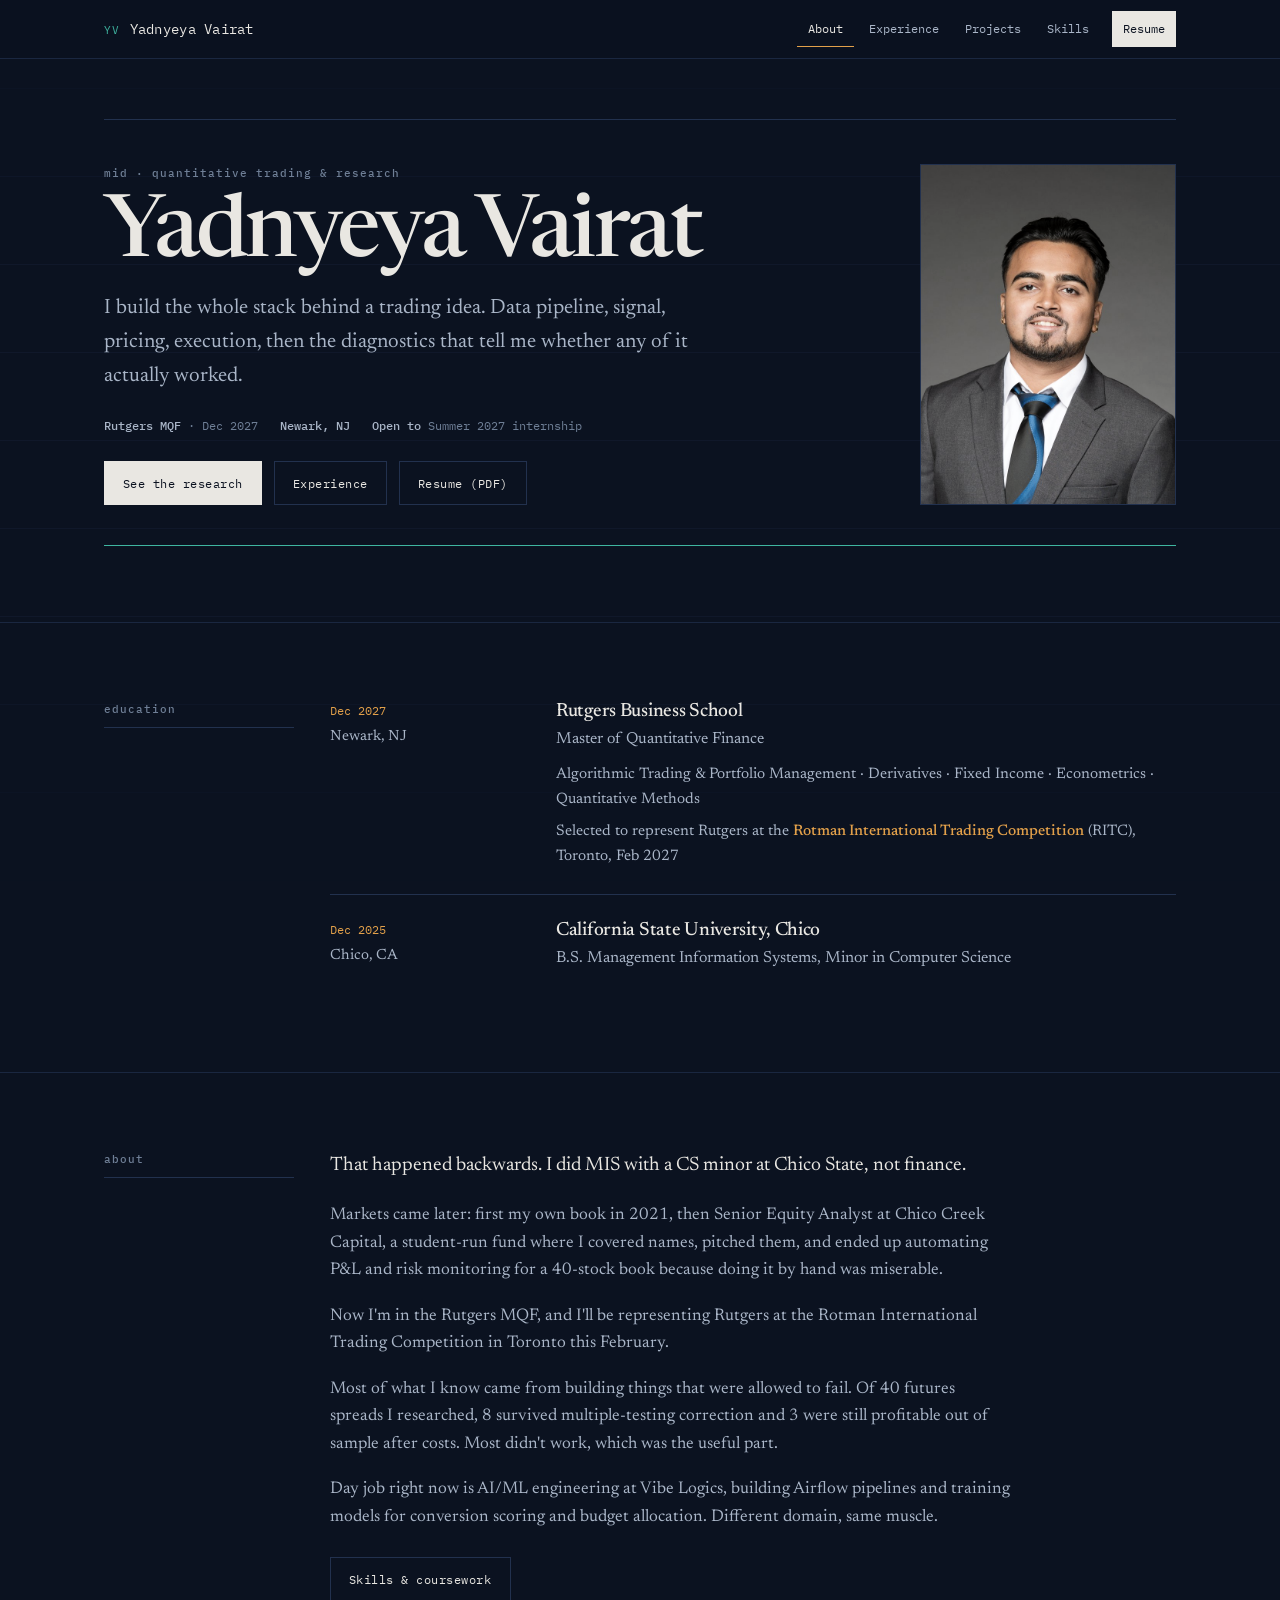
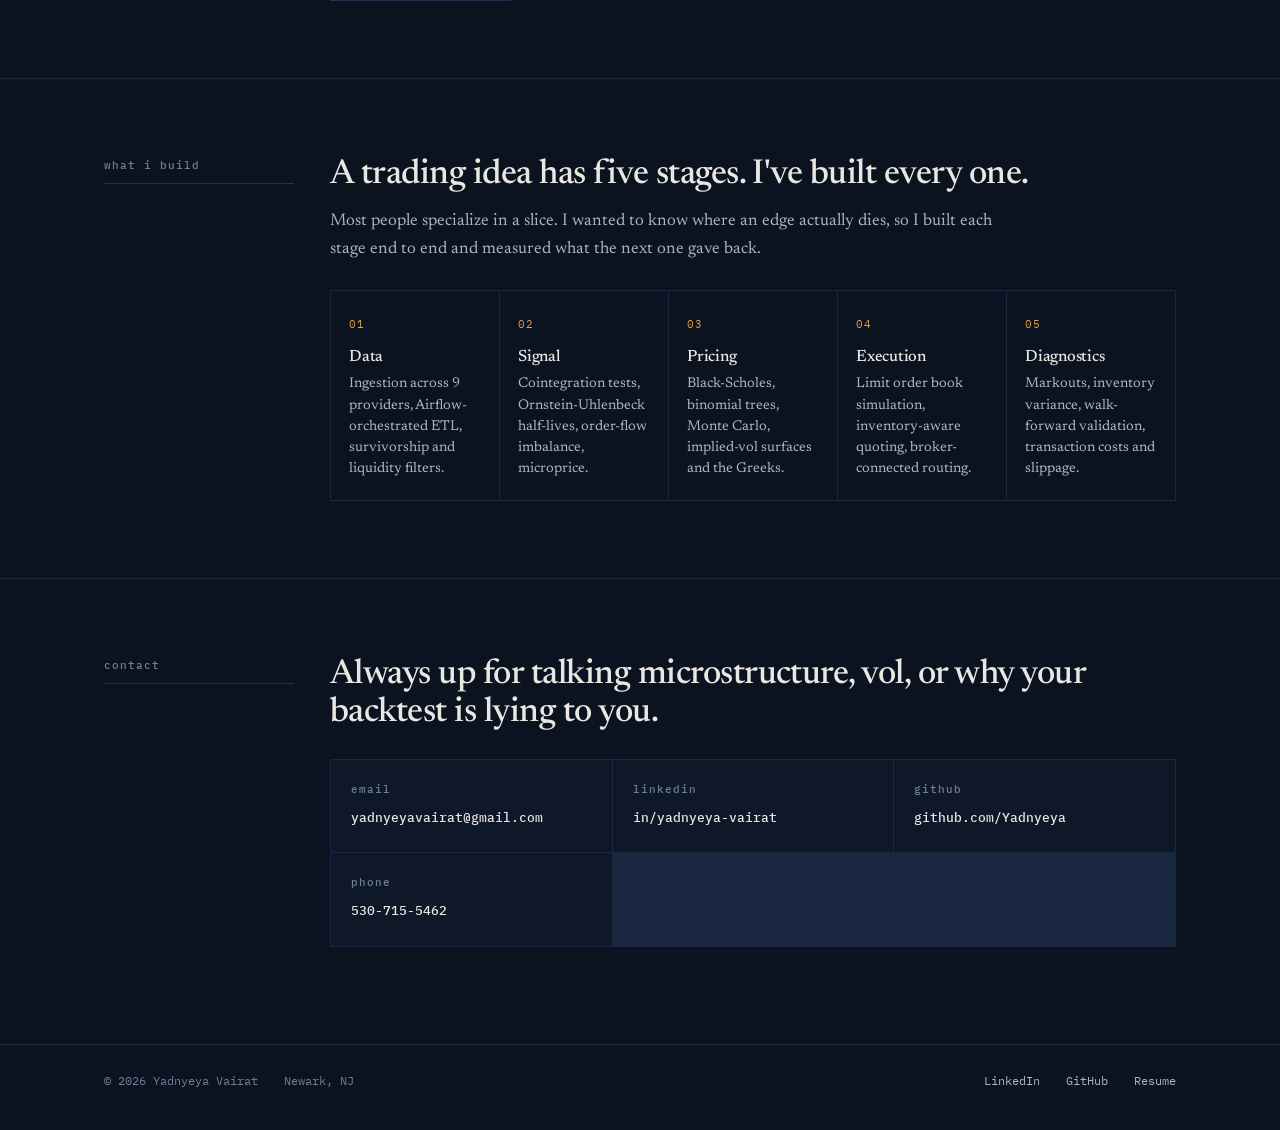
<file: index.html>
<!DOCTYPE html>
<html lang="en">
<head>
<meta charset="UTF-8">
<meta name="viewport" content="width=device-width, initial-scale=1.0">
<meta name="description" content="Yadnyeya Vairat — Rutgers MQF candidate building systematic trading, options pricing, and market-making research. Market microstructure, derivatives, statistical arbitrage.">
<meta name="keywords" content="Quantitative Trader, Quantitative Research, Market Making, Market Microstructure, Options Pricing, Statistical Arbitrage, Python, C++, Rutgers MQF">
<meta name="author" content="Yadnyeya Vairat">
<title>Yadnyeya Vairat — Quantitative Trading &amp; Research</title>
<link rel="preconnect" href="https://fonts.googleapis.com">
<link rel="preconnect" href="https://fonts.gstatic.com" crossorigin>
<link href="https://fonts.googleapis.com/css2?family=IBM+Plex+Mono:wght@400;500&family=Newsreader:opsz,wght@6..72,400;6..72,500;6..72,600&display=swap" rel="stylesheet">
<link rel="stylesheet" href="css/style.css">
</head>
<body>
<a class="skip" href="#main">Skip to main content</a>

<nav class="nav">
  <div class="wrap nav__in">
    <a class="nav__brand" href="index.html"><span class="nav__tick">YV</span> Yadnyeya Vairat</a>
    <button class="nav__burger" type="button" aria-expanded="false" aria-controls="navlinks">menu</button>
    <ul class="nav__links" id="navlinks">
      <li><a href="index.html" aria-current="page">About</a></li>
      <li><a href="experience.html">Experience</a></li>
      <li><a href="projects.html">Projects</a></li>
      <li><a href="skills.html">Skills</a></li>
      <li><a class="nav__cv" href="Resume.pdf" target="_blank" rel="noopener">Resume</a></li>
    </ul>
  </div>
</nav>

<main id="main">

  <!-- Hero: name block with the portrait held on the right rail. -->
  <header class="hero">
    <div class="wrap">
      <div class="ladder">
        <div class="mid">
          <div class="mid__txt">
            <span class="label mid__tag">mid &middot; quantitative trading &amp; research</span>
            <h1>Yadnyeya Vairat</h1>
            <p class="mid__sub">I build the whole stack behind a trading idea. Data pipeline, signal, pricing, execution, then the diagnostics that tell me whether any of it actually worked.</p>
            <div class="mid__meta">
              <span><b>Rutgers MQF</b> &middot; Dec 2027</span>
              <span><b>Newark, NJ</b></span>
              <span><b>Open to</b> Summer 2027 internship</span>
            </div>
            <div class="btn-row">
              <a class="btn btn--solid" href="projects.html">See the research</a>
              <a class="btn" href="experience.html">Experience</a>
              <a class="btn" href="Resume.pdf" target="_blank" rel="noopener">Resume (PDF)</a>
            </div>
          </div>
          <figure class="mid__shot">
            <img src="images/headshot.jpg" width="660" height="880" alt="Yadnyeya Vairat" decoding="async">
          </figure>
        </div>
      </div>
    </div>
  </header>

  <!-- Education -->
  <section class="sec" id="education">
    <div class="wrap">
      <div class="ledger reveal">
        <div class="ledger__rail"><span class="label">education</span></div>
        <div>
          <div class="edu" style="border-top:0;padding-top:0">
            <div><span class="role__when">Dec 2027</span><p class="role__where">Newark, NJ</p></div>
            <div>
              <h3>Rutgers Business School</h3>
              <p class="edu__deg">Master of Quantitative Finance</p>
              <p class="edu__note">Algorithmic Trading &amp; Portfolio Management &middot; Derivatives &middot; Fixed Income &middot; Econometrics &middot; Quantitative Methods</p>
              <p class="edu__note" style="margin-top:8px">Selected to represent Rutgers at the <b>Rotman International Trading Competition</b> (RITC), Toronto, Feb 2027</p>
            </div>
          </div>
          <div class="edu">
            <div><span class="role__when">Dec 2025</span><p class="role__where">Chico, CA</p></div>
            <div>
              <h3>California State University, Chico</h3>
              <p class="edu__deg">B.S. Management Information Systems, Minor in Computer Science</p>
            </div>
          </div>
        </div>
      </div>
    </div>
  </section>

  <!-- About -->
  <section class="sec" id="about">
    <div class="wrap">
      <div class="ledger reveal">
        <div class="ledger__rail"><span class="label">about</span></div>
        <div>
          <p class="lede">That happened backwards. I did MIS with a CS minor at Chico State, not finance.</p>
          <p class="dim">Markets came later: first my own book in 2021, then Senior Equity Analyst at Chico Creek Capital, a student-run fund where I covered names, pitched them, and ended up automating P&amp;L and risk monitoring for a 40-stock book because doing it by hand was miserable.</p>
          <p class="dim">Now I'm in the Rutgers MQF, and I'll be representing Rutgers at the Rotman International Trading Competition in Toronto this February.</p>
          <p class="dim">Most of what I know came from building things that were allowed to fail. Of 40 futures spreads I researched, 8 survived multiple-testing correction and 3 were still profitable out of sample after costs. Most didn't work, which was the useful part.</p>
          <p class="dim">Day job right now is AI/ML engineering at Vibe Logics, building Airflow pipelines and training models for conversion scoring and budget allocation. Different domain, same muscle.</p>
          <div class="btn-row">
            <a class="btn" href="skills.html">Skills &amp; coursework</a>
          </div>
        </div>
      </div>
    </div>
  </section>

  <!-- The stack: this one genuinely is a sequence, so it gets numbered. -->
  <section class="sec" id="stack">
    <div class="wrap">
      <div class="ledger reveal">
        <div class="ledger__rail"><span class="label">what i build</span></div>
        <div>
          <h2>A trading idea has five stages. I've built every one.</h2>
          <p class="dim" style="margin-top:14px">Most people specialize in a slice. I wanted to know where an edge actually dies, so I built each stage end to end and measured what the next one gave back.</p>
          <div class="stack" style="margin-top:26px">
            <div class="stack__step"><span class="stack__n">01</span><h3>Data</h3><p>Ingestion across 9 providers, Airflow-orchestrated ETL, survivorship and liquidity filters.</p></div>
            <div class="stack__step"><span class="stack__n">02</span><h3>Signal</h3><p>Cointegration tests, Ornstein-Uhlenbeck half-lives, order-flow imbalance, microprice.</p></div>
            <div class="stack__step"><span class="stack__n">03</span><h3>Pricing</h3><p>Black-Scholes, binomial trees, Monte Carlo, implied-vol surfaces and the Greeks.</p></div>
            <div class="stack__step"><span class="stack__n">04</span><h3>Execution</h3><p>Limit order book simulation, inventory-aware quoting, broker-connected routing.</p></div>
            <div class="stack__step"><span class="stack__n">05</span><h3>Diagnostics</h3><p>Markouts, inventory variance, walk-forward validation, transaction costs and slippage.</p></div>
          </div>
        </div>
      </div>
    </div>
  </section>

  <!-- Contact -->
  <section class="sec" id="contact">
    <div class="wrap">
      <div class="ledger reveal">
        <div class="ledger__rail"><span class="label">contact</span></div>
        <div>
          <h2>Always up for talking microstructure, vol, or why your backtest is lying to you.</h2>
          <div class="contact" style="margin-top:26px">
            <a href="https://mail.google.com/mail/?view=cm&amp;fs=1&amp;to=yadnyeyavairat@gmail.com" target="_blank" rel="noopener">
              <span class="label">email</span><strong>yadnyeyavairat@gmail.com</strong>
            </a>
            <a href="https://www.linkedin.com/in/yadnyeya-vairat/" target="_blank" rel="noopener">
              <span class="label">linkedin</span><strong>in/yadnyeya-vairat</strong>
            </a>
            <a href="https://github.com/Yadnyeya" target="_blank" rel="noopener">
              <span class="label">github</span><strong>github.com/Yadnyeya</strong>
            </a>
            <a href="tel:530-715-5462">
              <span class="label">phone</span><strong>530-715-5462</strong>
            </a>
          </div>
        </div>
      </div>
    </div>
  </section>

</main>

<footer class="foot">
  <div class="wrap foot__in">
    <span>&copy; 2026 Yadnyeya Vairat</span>
    <span>Newark, NJ</span>
    <span class="sp"><a href="https://www.linkedin.com/in/yadnyeya-vairat/" target="_blank" rel="noopener">LinkedIn</a></span>
    <span><a href="https://github.com/Yadnyeya" target="_blank" rel="noopener">GitHub</a></span>
    <span><a href="Resume.pdf" target="_blank" rel="noopener">Resume</a></span>
  </div>
</footer>

<script src="js/script.js"></script>
</body>
</html>
</file>
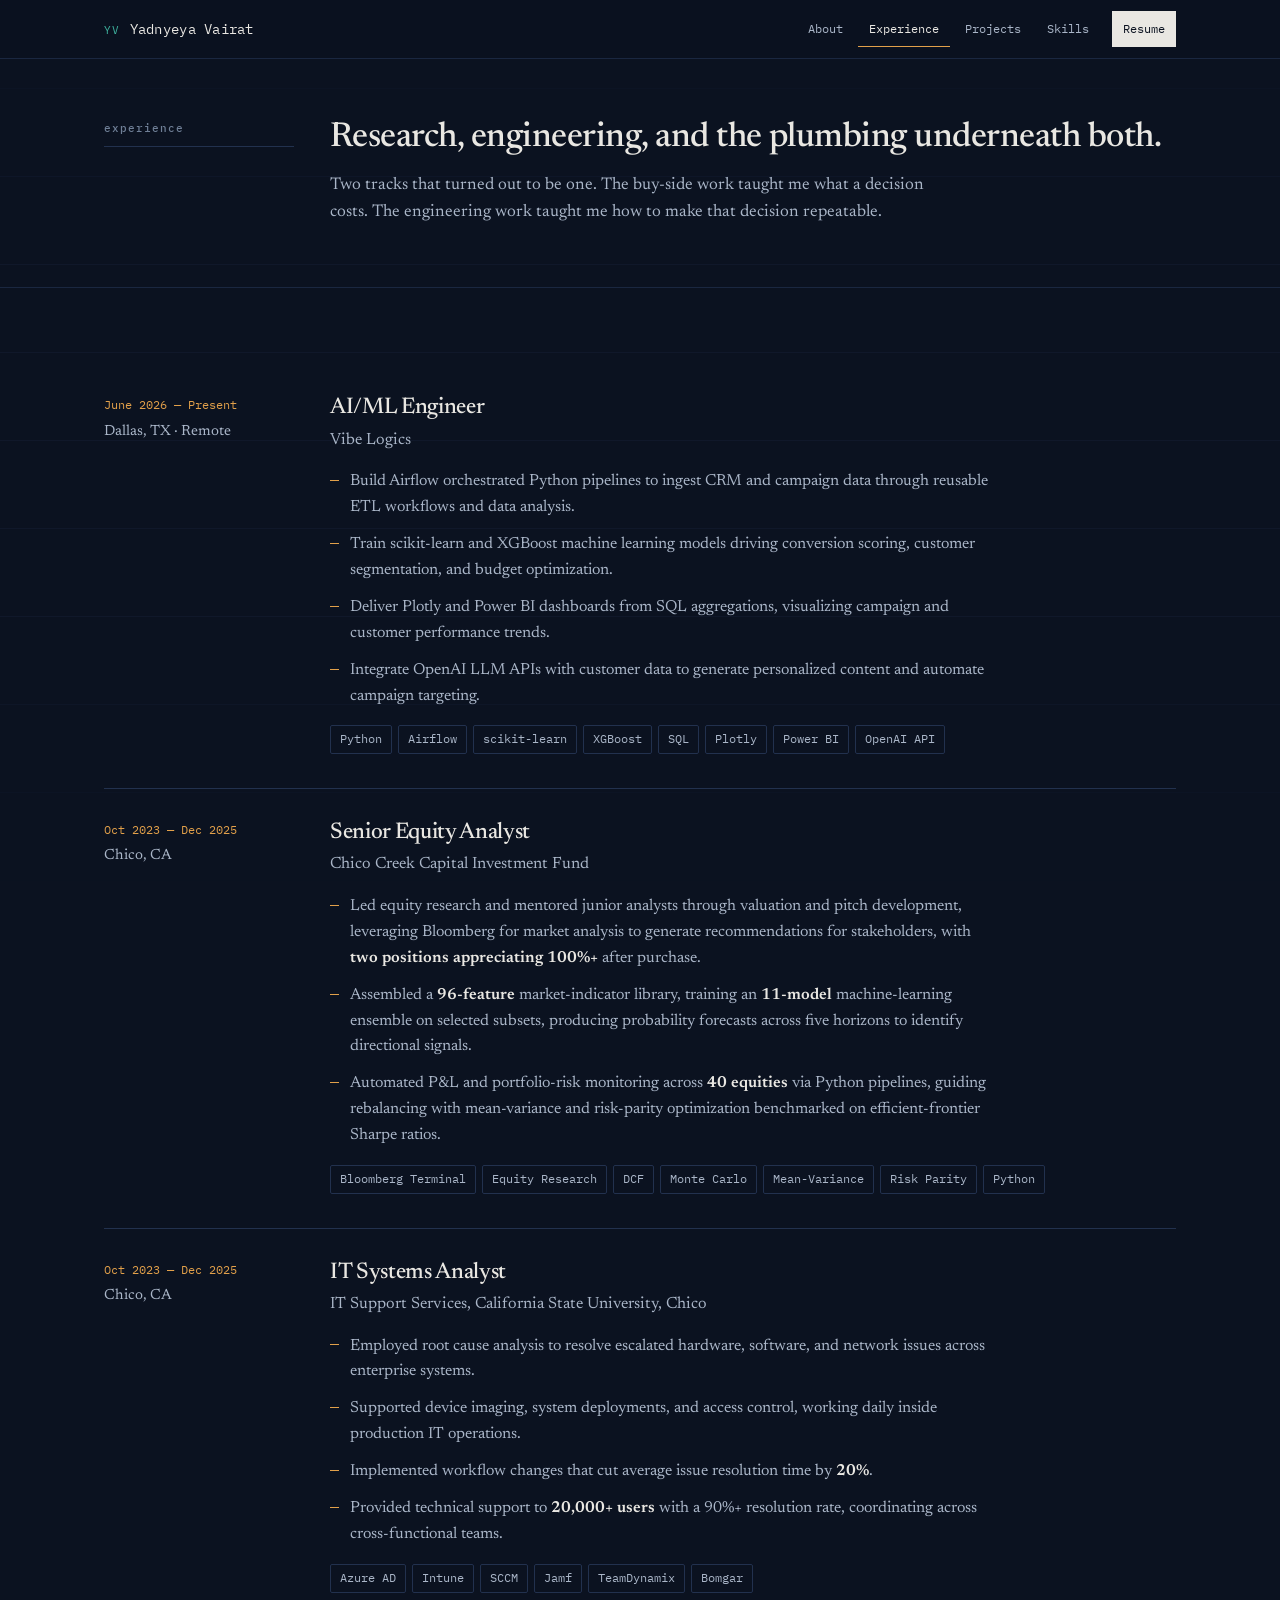
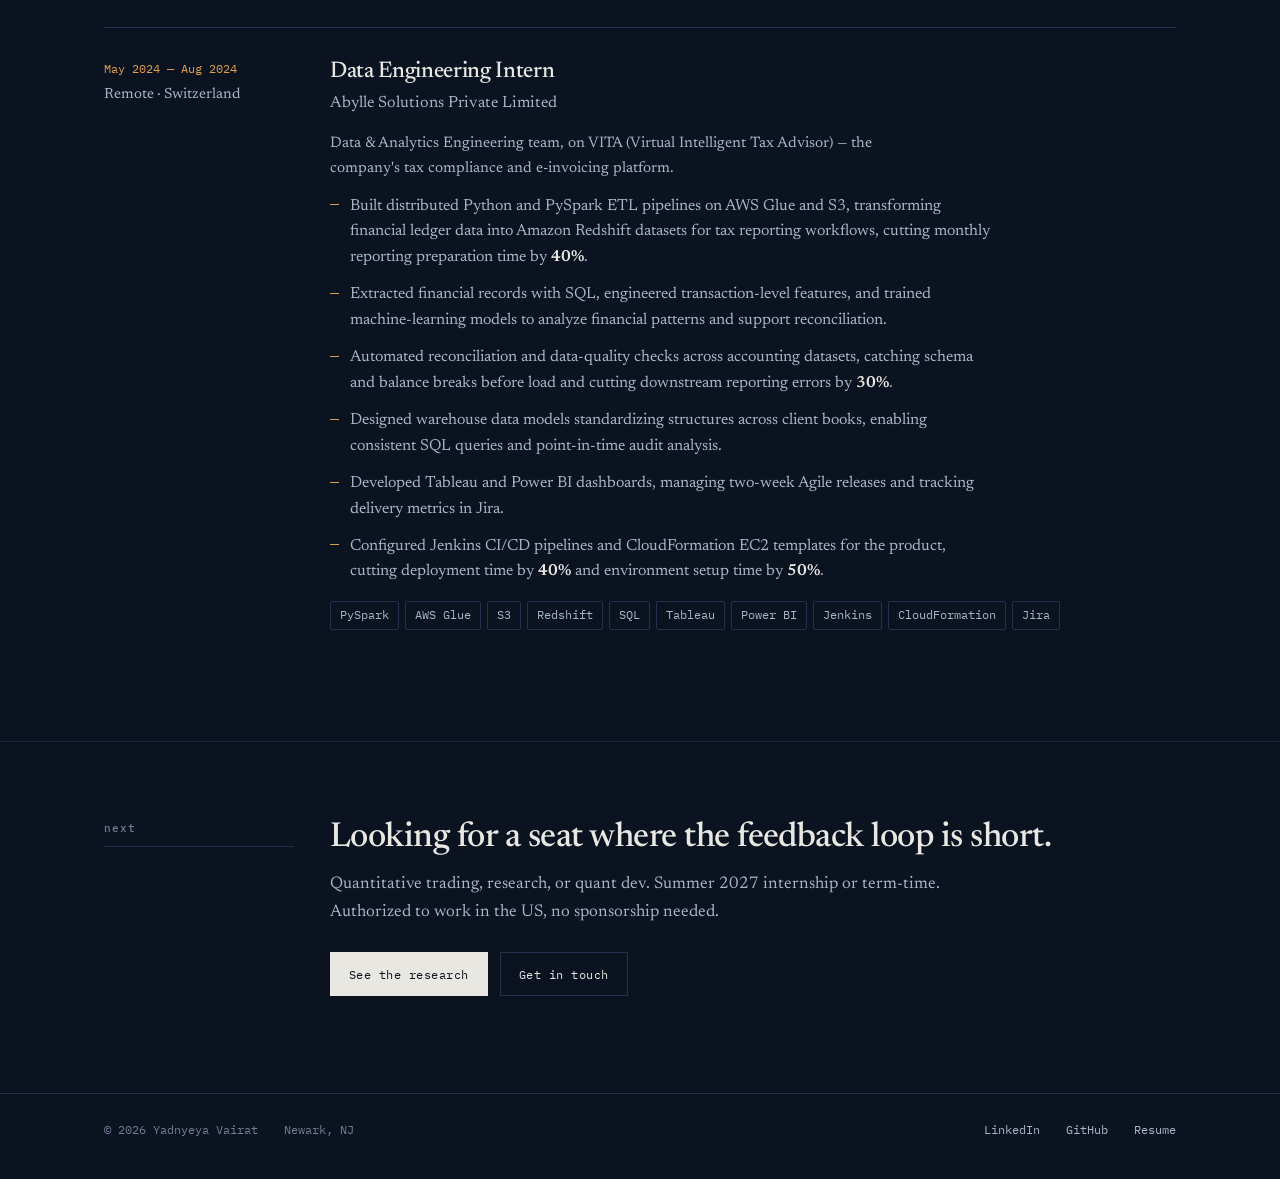
<file: experience.html>
<!DOCTYPE html>
<html lang="en">
<head>
<meta charset="UTF-8">
<meta name="viewport" content="width=device-width, initial-scale=1.0">
<meta name="description" content="Experience — Yadnyeya Vairat. AI/ML engineering at Vibe Logics, senior equity analyst at Chico Creek Capital, data engineering at Abylle Solutions, enterprise IT operations.">
<meta name="author" content="Yadnyeya Vairat">
<title>Experience — Yadnyeya Vairat</title>
<link rel="preconnect" href="https://fonts.googleapis.com">
<link rel="preconnect" href="https://fonts.gstatic.com" crossorigin>
<link href="https://fonts.googleapis.com/css2?family=IBM+Plex+Mono:wght@400;500&family=Newsreader:opsz,wght@6..72,400;6..72,500;6..72,600&display=swap" rel="stylesheet">
<link rel="stylesheet" href="css/style.css">
</head>
<body>
<a class="skip" href="#main">Skip to main content</a>

<nav class="nav">
  <div class="wrap nav__in">
    <a class="nav__brand" href="index.html"><span class="nav__tick">YV</span> Yadnyeya Vairat</a>
    <button class="nav__burger" type="button" aria-expanded="false" aria-controls="navlinks">menu</button>
    <ul class="nav__links" id="navlinks">
      <li><a href="index.html">About</a></li>
      <li><a href="experience.html" aria-current="page">Experience</a></li>
      <li><a href="projects.html">Projects</a></li>
      <li><a href="skills.html">Skills</a></li>
      <li><a class="nav__cv" href="Resume.pdf" target="_blank" rel="noopener">Resume</a></li>
    </ul>
  </div>
</nav>

<main id="main">

  <section class="sec sec--tight" style="border-top:0">
    <div class="wrap">
      <div class="ledger">
        <div class="ledger__rail"><span class="label">experience</span></div>
        <div>
          <h2>Research, engineering, and the plumbing underneath both.</h2>
          <p class="dim" style="margin-top:14px;max-width:62ch">Two tracks that turned out to be one. The buy-side work taught me what a decision costs. The engineering work taught me how to make that decision repeatable.</p>
        </div>
      </div>
    </div>
  </section>

  <section class="sec">
    <div class="wrap">

      <article class="role reveal">
        <div>
          <span class="role__when">June 2026 &mdash; Present</span>
          <p class="role__where">Dallas, TX &middot; Remote</p>
        </div>
        <div>
          <h3>AI/ML Engineer</h3>
          <p class="role__org">Vibe Logics</p>
          <ul class="bul">
            <li>Build Airflow orchestrated Python pipelines to ingest CRM and campaign data through reusable ETL workflows and data analysis.</li>
            <li>Train scikit-learn and XGBoost machine learning models driving conversion scoring, customer segmentation, and budget optimization.</li>
            <li>Deliver Plotly and Power BI dashboards from SQL aggregations, visualizing campaign and customer performance trends.</li>
            <li>Integrate OpenAI LLM APIs with customer data to generate personalized content and automate campaign targeting.</li>
          </ul>
          <ul class="tags">
            <li>Python</li><li>Airflow</li><li>scikit-learn</li><li>XGBoost</li><li>SQL</li><li>Plotly</li><li>Power BI</li><li>OpenAI API</li>
          </ul>
        </div>
      </article>

      <article class="role reveal">
        <div>
          <span class="role__when">Oct 2023 &mdash; Dec 2025</span>
          <p class="role__where">Chico, CA</p>
        </div>
        <div>
          <h3>Senior Equity Analyst</h3>
          <p class="role__org">Chico Creek Capital Investment Fund</p>
          <ul class="bul">
            <li>Led equity research and mentored junior analysts through valuation and pitch development, leveraging Bloomberg for market analysis to generate recommendations for stakeholders, with <strong>two positions appreciating 100%+</strong> after purchase.</li>
            <li>Assembled a <strong>96-feature</strong> market-indicator library, training an <strong>11-model</strong> machine-learning ensemble on selected subsets, producing probability forecasts across five horizons to identify directional signals.</li>
            <li>Automated P&amp;L and portfolio-risk monitoring across <strong>40 equities</strong> via Python pipelines, guiding rebalancing with mean-variance and risk-parity optimization benchmarked on efficient-frontier Sharpe ratios.</li>
          </ul>
          <ul class="tags">
            <li>Bloomberg Terminal</li><li>Equity Research</li><li>DCF</li><li>Monte Carlo</li><li>Mean-Variance</li><li>Risk Parity</li><li>Python</li>
          </ul>
        </div>
      </article>

      <article class="role reveal">
        <div>
          <span class="role__when">Oct 2023 &mdash; Dec 2025</span>
          <p class="role__where">Chico, CA</p>
        </div>
        <div>
          <h3>IT Systems Analyst</h3>
          <p class="role__org">IT Support Services, California State University, Chico</p>
          <ul class="bul">
            <li>Employed root cause analysis to resolve escalated hardware, software, and network issues across enterprise systems.</li>
            <li>Supported device imaging, system deployments, and access control, working daily inside production IT operations.</li>
            <li>Implemented workflow changes that cut average issue resolution time by <strong>20%</strong>.</li>
            <li>Provided technical support to <strong>20,000+ users</strong> with a 90%+ resolution rate, coordinating across cross-functional teams.</li>
          </ul>
          <ul class="tags">
            <li>Azure AD</li><li>Intune</li><li>SCCM</li><li>Jamf</li><li>TeamDynamix</li><li>Bomgar</li>
          </ul>
        </div>
      </article>

      <article class="role reveal">
        <div>
          <span class="role__when">May 2024 &mdash; Aug 2024</span>
          <p class="role__where">Remote &middot; Switzerland</p>
        </div>
        <div>
          <h3>Data Engineering Intern</h3>
          <p class="role__org">Abylle Solutions Private Limited</p>
          <p class="edu__note" style="margin-bottom:12px">Data &amp; Analytics Engineering team, on VITA (Virtual Intelligent Tax Advisor) &mdash; the company's tax compliance and e-invoicing platform.</p>
          <ul class="bul">
            <li>Built distributed Python and PySpark ETL pipelines on AWS Glue and S3, transforming financial ledger data into Amazon Redshift datasets for tax reporting workflows, cutting monthly reporting preparation time by <strong>40%</strong>.</li>
            <li>Extracted financial records with SQL, engineered transaction-level features, and trained machine-learning models to analyze financial patterns and support reconciliation.</li>
            <li>Automated reconciliation and data-quality checks across accounting datasets, catching schema and balance breaks before load and cutting downstream reporting errors by <strong>30%</strong>.</li>
            <li>Designed warehouse data models standardizing structures across client books, enabling consistent SQL queries and point-in-time audit analysis.</li>
            <li>Developed Tableau and Power BI dashboards, managing two-week Agile releases and tracking delivery metrics in Jira.</li>
            <li>Configured Jenkins CI/CD pipelines and CloudFormation EC2 templates for the product, cutting deployment time by <strong>40%</strong> and environment setup time by <strong>50%</strong>.</li>
          </ul>
          <ul class="tags">
            <li>PySpark</li><li>AWS Glue</li><li>S3</li><li>Redshift</li><li>SQL</li><li>Tableau</li><li>Power BI</li><li>Jenkins</li><li>CloudFormation</li><li>Jira</li>
          </ul>
        </div>
      </article>

    </div>
  </section>

  <section class="sec">
    <div class="wrap">
      <div class="ledger reveal">
        <div class="ledger__rail"><span class="label">next</span></div>
        <div>
          <h2>Looking for a seat where the feedback loop is short.</h2>
          <p class="dim" style="margin-top:14px">Quantitative trading, research, or quant dev. Summer 2027 internship or term-time. Authorized to work in the US, no sponsorship needed.</p>
          <div class="btn-row">
            <a class="btn btn--solid" href="projects.html">See the research</a>
            <a class="btn" href="index.html#contact">Get in touch</a>
          </div>
        </div>
      </div>
    </div>
  </section>

</main>

<footer class="foot">
  <div class="wrap foot__in">
    <span>&copy; 2026 Yadnyeya Vairat</span>
    <span>Newark, NJ</span>
    <span class="sp"><a href="https://www.linkedin.com/in/yadnyeya-vairat/" target="_blank" rel="noopener">LinkedIn</a></span>
    <span><a href="https://github.com/Yadnyeya" target="_blank" rel="noopener">GitHub</a></span>
    <span><a href="Resume.pdf" target="_blank" rel="noopener">Resume</a></span>
  </div>
</footer>

<script src="js/script.js"></script>
</body>
</html>
</file>
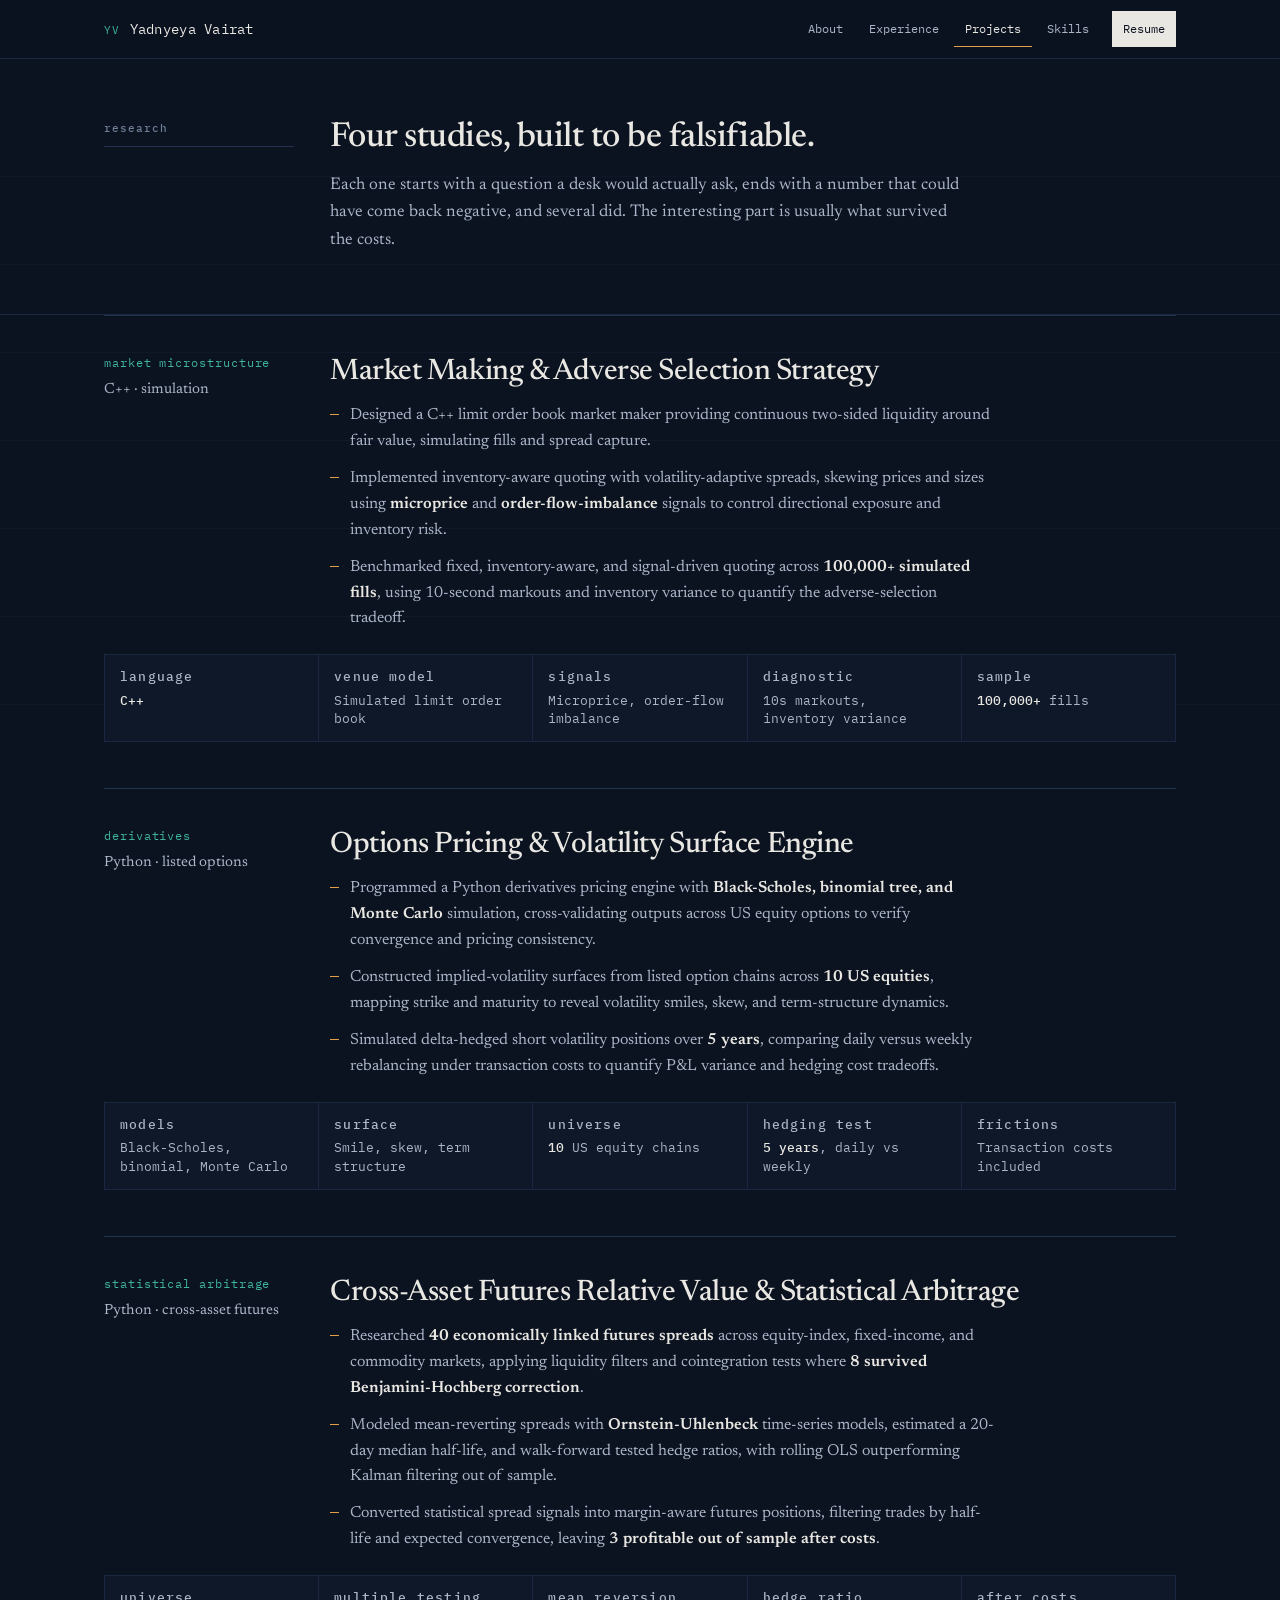
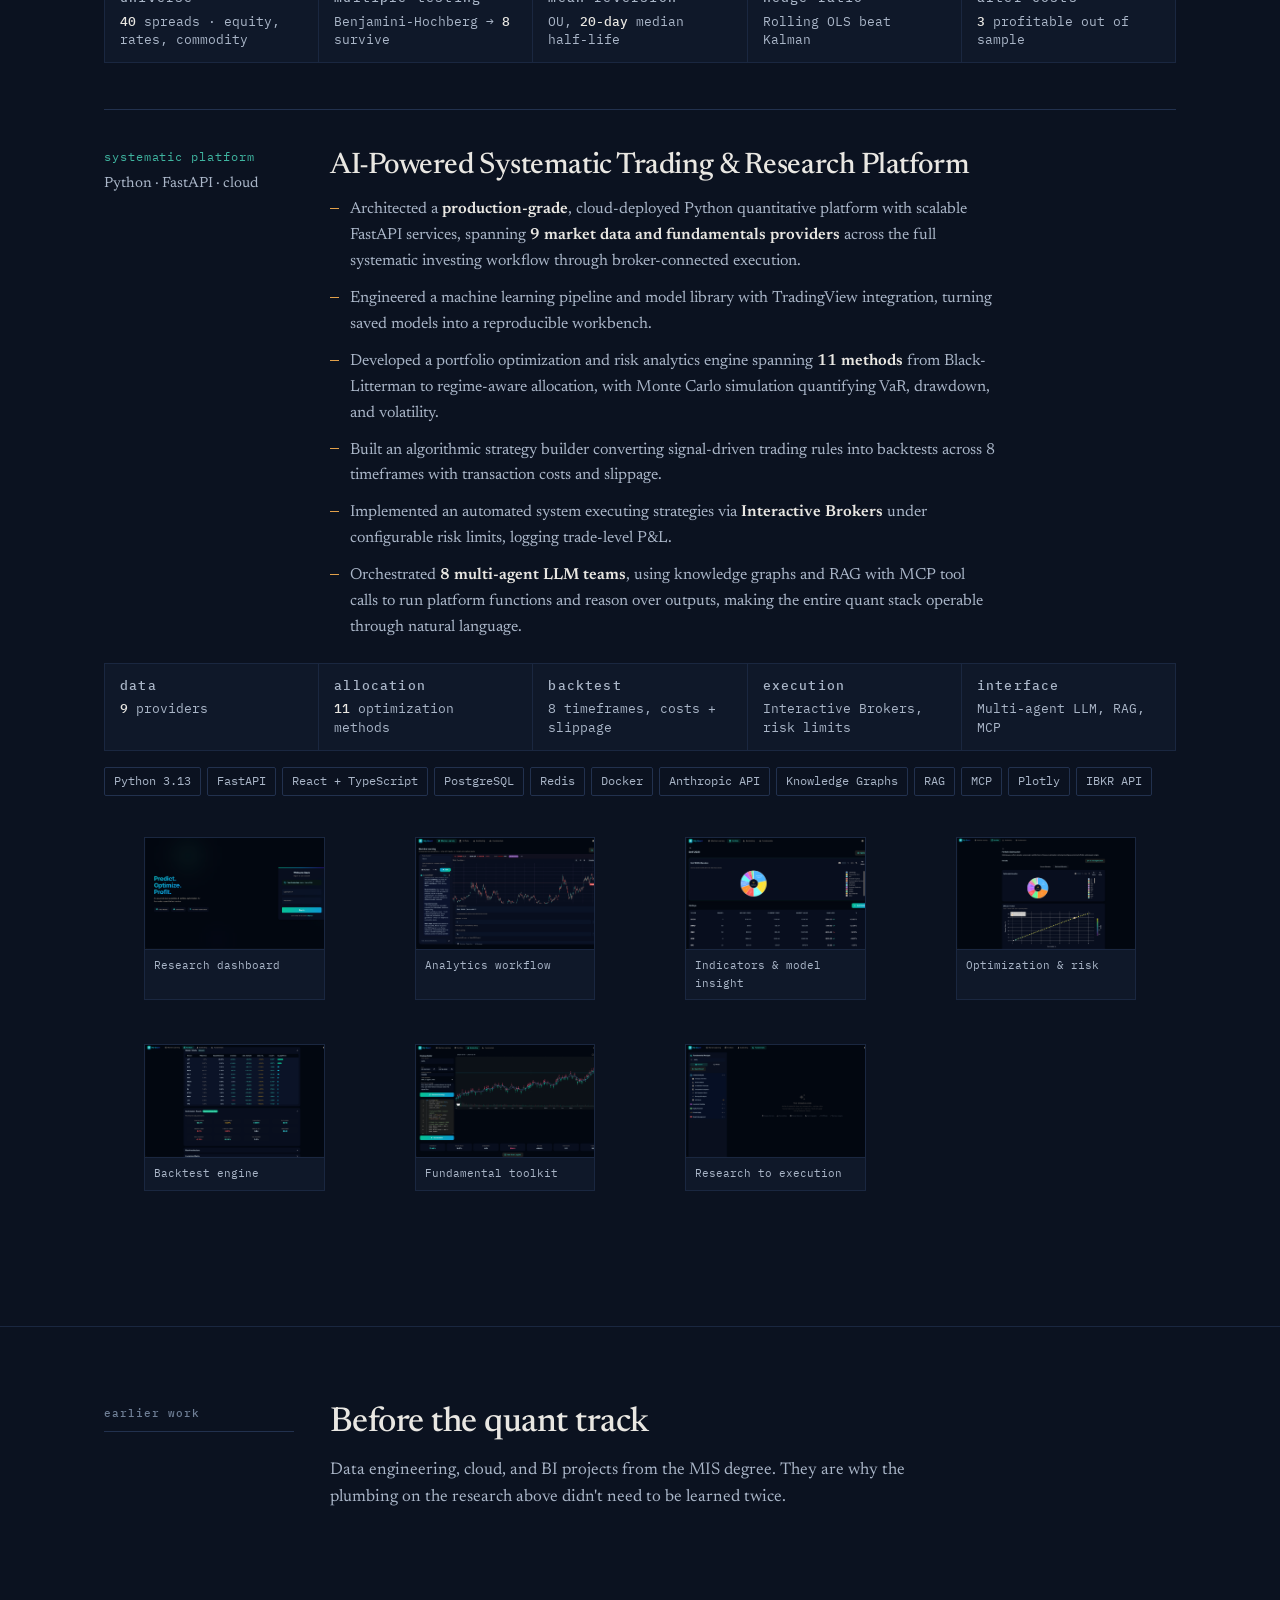
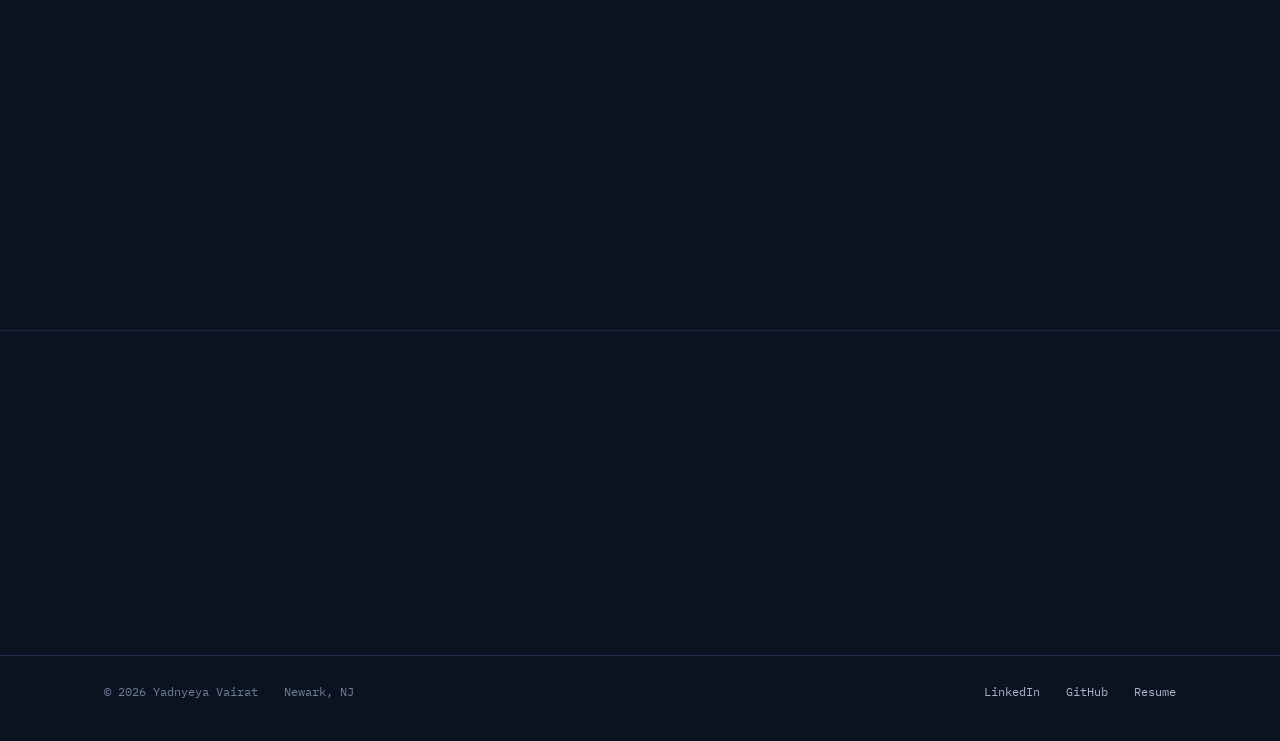
<file: projects.html>
<!DOCTYPE html>
<html lang="en">
<head>
<meta charset="UTF-8">
<meta name="viewport" content="width=device-width, initial-scale=1.0">
<meta name="description" content="Quantitative research projects by Yadnyeya Vairat: C++ market making and adverse selection, options pricing and volatility surfaces, cross-asset futures statistical arbitrage, and an AI-operated systematic trading platform.">
<meta name="keywords" content="market making, adverse selection, limit order book, options pricing, volatility surface, statistical arbitrage, cointegration, Ornstein-Uhlenbeck, backtesting, C++, Python">
<meta name="author" content="Yadnyeya Vairat">
<title>Research &amp; Projects — Yadnyeya Vairat</title>
<link rel="preconnect" href="https://fonts.googleapis.com">
<link rel="preconnect" href="https://fonts.gstatic.com" crossorigin>
<link href="https://fonts.googleapis.com/css2?family=IBM+Plex+Mono:wght@400;500&family=Newsreader:opsz,wght@6..72,400;6..72,500;6..72,600&display=swap" rel="stylesheet">
<link rel="stylesheet" href="css/style.css">
</head>
<body>
<a class="skip" href="#main">Skip to main content</a>

<nav class="nav">
  <div class="wrap nav__in">
    <a class="nav__brand" href="index.html"><span class="nav__tick">YV</span> Yadnyeya Vairat</a>
    <button class="nav__burger" type="button" aria-expanded="false" aria-controls="navlinks">menu</button>
    <ul class="nav__links" id="navlinks">
      <li><a href="index.html">About</a></li>
      <li><a href="experience.html">Experience</a></li>
      <li><a href="projects.html" aria-current="page">Projects</a></li>
      <li><a href="skills.html">Skills</a></li>
      <li><a class="nav__cv" href="Resume.pdf" target="_blank" rel="noopener">Resume</a></li>
    </ul>
  </div>
</nav>

<main id="main">

  <section class="sec sec--tight" style="border-top:0">
    <div class="wrap">
      <div class="ledger">
        <div class="ledger__rail"><span class="label">research</span></div>
        <div>
          <h2>Four studies, built to be falsifiable.</h2>
          <p class="dim" style="margin-top:14px;max-width:64ch">Each one starts with a question a desk would actually ask, ends with a number that could have come back negative, and several did. The interesting part is usually what survived the costs.</p>
        </div>
      </div>
    </div>
  </section>

  <section class="sec" style="padding-top:0">
    <div class="wrap">

      <!-- 1 -->
      <article class="proj reveal" id="market-making">
        <div class="proj__top">
          <div>
            <span class="proj__kind">market microstructure</span>
            <p class="role__where">C++ &middot; simulation</p>
          </div>
          <div>
            <h3>Market Making &amp; Adverse Selection Strategy</h3>
            <ul class="bul">
              <li>Designed a C++ limit order book market maker providing continuous two-sided liquidity around fair value, simulating fills and spread capture.</li>
              <li>Implemented inventory-aware quoting with volatility-adaptive spreads, skewing prices and sizes using <strong>microprice</strong> and <strong>order-flow-imbalance</strong> signals to control directional exposure and inventory risk.</li>
              <li>Benchmarked fixed, inventory-aware, and signal-driven quoting across <strong>100,000+ simulated fills</strong>, using 10-second markouts and inventory variance to quantify the adverse-selection tradeoff.</li>
            </ul>
          </div>
        </div>
        <div class="proj__spec">
          <div class="spec"><span class="label">language</span><span><b>C++</b></span></div>
          <div class="spec"><span class="label">venue model</span><span>Simulated limit order book</span></div>
          <div class="spec"><span class="label">signals</span><span>Microprice, order-flow imbalance</span></div>
          <div class="spec"><span class="label">diagnostic</span><span>10s markouts, inventory variance</span></div>
          <div class="spec"><span class="label">sample</span><span><b>100,000+</b> fills</span></div>
        </div>
      </article>

      <!-- 2 -->
      <article class="proj reveal" id="options">
        <div class="proj__top">
          <div>
            <span class="proj__kind">derivatives</span>
            <p class="role__where">Python &middot; listed options</p>
          </div>
          <div>
            <h3>Options Pricing &amp; Volatility Surface Engine</h3>
            <ul class="bul">
              <li>Programmed a Python derivatives pricing engine with <strong>Black-Scholes, binomial tree, and Monte Carlo</strong> simulation, cross-validating outputs across US equity options to verify convergence and pricing consistency.</li>
              <li>Constructed implied-volatility surfaces from listed option chains across <strong>10 US equities</strong>, mapping strike and maturity to reveal volatility smiles, skew, and term-structure dynamics.</li>
              <li>Simulated delta-hedged short volatility positions over <strong>5 years</strong>, comparing daily versus weekly rebalancing under transaction costs to quantify P&amp;L variance and hedging cost tradeoffs.</li>
            </ul>
          </div>
        </div>
        <div class="proj__spec">
          <div class="spec"><span class="label">models</span><span>Black-Scholes, binomial, Monte Carlo</span></div>
          <div class="spec"><span class="label">surface</span><span>Smile, skew, term structure</span></div>
          <div class="spec"><span class="label">universe</span><span><b>10</b> US equity chains</span></div>
          <div class="spec"><span class="label">hedging test</span><span><b>5 years</b>, daily vs weekly</span></div>
          <div class="spec"><span class="label">frictions</span><span>Transaction costs included</span></div>
        </div>
      </article>

      <!-- 3 -->
      <article class="proj reveal" id="futures">
        <div class="proj__top">
          <div>
            <span class="proj__kind">statistical arbitrage</span>
            <p class="role__where">Python &middot; cross-asset futures</p>
          </div>
          <div>
            <h3>Cross-Asset Futures Relative Value &amp; Statistical Arbitrage</h3>
            <ul class="bul">
              <li>Researched <strong>40 economically linked futures spreads</strong> across equity-index, fixed-income, and commodity markets, applying liquidity filters and cointegration tests where <strong>8 survived Benjamini-Hochberg correction</strong>.</li>
              <li>Modeled mean-reverting spreads with <strong>Ornstein-Uhlenbeck</strong> time-series models, estimated a 20-day median half-life, and walk-forward tested hedge ratios, with rolling OLS outperforming Kalman filtering out of sample.</li>
              <li>Converted statistical spread signals into margin-aware futures positions, filtering trades by half-life and expected convergence, leaving <strong>3 profitable out of sample after costs</strong>.</li>
            </ul>
          </div>
        </div>
        <div class="proj__spec">
          <div class="spec"><span class="label">universe</span><span><b>40</b> spreads &middot; equity, rates, commodity</span></div>
          <div class="spec"><span class="label">multiple testing</span><span>Benjamini-Hochberg &rarr; <b>8</b> survive</span></div>
          <div class="spec"><span class="label">mean reversion</span><span>OU, <b>20-day</b> median half-life</span></div>
          <div class="spec"><span class="label">hedge ratio</span><span>Rolling OLS beat Kalman</span></div>
          <div class="spec"><span class="label">after costs</span><span><b>3</b> profitable out of sample</span></div>
        </div>
      </article>

      <!-- 4 -->
      <article class="proj reveal" id="platform">
        <div class="proj__top">
          <div>
            <span class="proj__kind">systematic platform</span>
            <p class="role__where">Python &middot; FastAPI &middot; cloud</p>
          </div>
          <div>
            <h3>AI-Powered Systematic Trading &amp; Research Platform</h3>
            <ul class="bul">
              <li>Architected a <strong>production-grade</strong>, cloud-deployed Python quantitative platform with scalable FastAPI services, spanning <strong>9 market data and fundamentals providers</strong> across the full systematic investing workflow through broker-connected execution.</li>
              <li>Engineered a machine learning pipeline and model library with TradingView integration, turning saved models into a reproducible workbench.</li>
              <li>Developed a portfolio optimization and risk analytics engine spanning <strong>11 methods</strong> from Black-Litterman to regime-aware allocation, with Monte Carlo simulation quantifying VaR, drawdown, and volatility.</li>
              <li>Built an algorithmic strategy builder converting signal-driven trading rules into backtests across 8 timeframes with transaction costs and slippage.</li>
              <li>Implemented an automated system executing strategies via <strong>Interactive Brokers</strong> under configurable risk limits, logging trade-level P&amp;L.</li>
              <li>Orchestrated <strong>8 multi-agent LLM teams</strong>, using knowledge graphs and RAG with MCP tool calls to run platform functions and reason over outputs, making the entire quant stack operable through natural language.</li>
            </ul>
          </div>
        </div>
        <div class="proj__spec">
          <div class="spec"><span class="label">data</span><span><b>9</b> providers</span></div>
          <div class="spec"><span class="label">allocation</span><span><b>11</b> optimization methods</span></div>
          <div class="spec"><span class="label">backtest</span><span>8 timeframes, costs + slippage</span></div>
          <div class="spec"><span class="label">execution</span><span>Interactive Brokers, risk limits</span></div>
          <div class="spec"><span class="label">interface</span><span>Multi-agent LLM, RAG, MCP</span></div>
        </div>
        <ul class="tags">
          <li>Python 3.13</li><li>FastAPI</li><li>React + TypeScript</li><li>PostgreSQL</li><li>Redis</li><li>Docker</li><li>Anthropic API</li><li>Knowledge Graphs</li><li>RAG</li><li>MCP</li><li>Plotly</li><li>IBKR API</li>
        </ul>

        <div class="shots">
          <figure class="shot"><img src="images/My Quant 1.png" alt="Platform research dashboard" loading="lazy"><figcaption>Research dashboard</figcaption></figure>
          <figure class="shot"><img src="images/My Quant 2.png" alt="Analytics and prediction workflow" loading="lazy"><figcaption>Analytics workflow</figcaption></figure>
          <figure class="shot"><img src="images/My Quant 3.png" alt="Technical indicators and model insight views" loading="lazy"><figcaption>Indicators &amp; model insight</figcaption></figure>
          <figure class="shot"><img src="images/My Quant 4.png" alt="Portfolio optimization and risk analytics" loading="lazy"><figcaption>Optimization &amp; risk</figcaption></figure>
          <figure class="shot"><img src="images/My Quant 5.png" alt="Backtesting engine and strategy reporting" loading="lazy"><figcaption>Backtest engine</figcaption></figure>
          <figure class="shot"><img src="images/My Quant 6.png" alt="Fundamental analysis toolkit" loading="lazy"><figcaption>Fundamental toolkit</figcaption></figure>
          <figure class="shot"><img src="images/My Quant 7.png" alt="End-to-end research and execution dashboard" loading="lazy"><figcaption>Research to execution</figcaption></figure>
        </div>
      </article>

    </div>
  </section>

  <!-- Earlier work -->
  <section class="sec" id="earlier">
    <div class="wrap">
      <div class="ledger">
        <div class="ledger__rail"><span class="label">earlier work</span></div>
        <div>
          <h2>Before the quant track</h2>
          <p class="dim" style="margin-top:14px;max-width:62ch">Data engineering, cloud, and BI projects from the MIS degree. They are why the plumbing on the research above didn't need to be learned twice.</p>
        </div>
      </div>

      <div style="margin-top:34px">

        <article class="mini reveal">
          <div>
            <span class="proj__kind">ml platform</span>
            <p class="role__where">AWS serverless</p>
          </div>
          <div>
            <h4>FolioLab &mdash; Stock Prediction Platform</h4>
            <p>Cloud-native ML platform benchmarking classification models for price direction across 23+ technical indicators, with time-series validation, a React and D3.js dashboard, backtesting with transaction-cost modeling, and Interactive Brokers paper-trading integration. Deployed on AWS Lambda, API Gateway, DynamoDB, S3, and CloudFront.</p>
            <div class="shots" style="margin-top:16px">
              <figure class="shot"><img src="images/FolioLab.png" alt="FolioLab AWS serverless architecture" loading="lazy"><figcaption>Cloud architecture</figcaption></figure>
              <figure class="shot"><img src="images/Python System Architecture.png" alt="ML pipeline architecture" loading="lazy"><figcaption>ML pipeline</figcaption></figure>
              <figure class="shot"><img src="images/Portfolio 1.png" alt="Portfolio analytics dashboard" loading="lazy"><figcaption>Portfolio analytics</figcaption></figure>
              <figure class="shot"><img src="images/Portfolio 2.png" alt="Trading interface" loading="lazy"><figcaption>Trading interface</figcaption></figure>
              <figure class="shot"><img src="images/Horizon Chart.png" alt="Horizon chart of time series patterns" loading="lazy"><figcaption>Horizon chart</figcaption></figure>
            </div>
          </div>
        </article>

        <article class="mini reveal">
          <div>
            <span class="proj__kind">housing analytics</span>
            <p class="role__where">Python &middot; Tableau</p>
          </div>
          <div>
            <h4>SmartMove &mdash; County-Level Housing vs Cost of Living</h4>
            <p>Joined Zillow home values with Economic Policy Institute cost-of-living data across <strong>3,000+ U.S. counties</strong>, engineered ROI-to-cost-burden metrics and 10-year appreciation ratios, and shipped 6 interactive Tableau dashboards with maps, filters, and rankings.</p>
            <div class="btn-row" style="margin-top:16px">
              <a class="btn" href="https://public.tableau.com/views/USRealEstateInvestmentAnalysis/Dashboard2" target="_blank" rel="noopener">Open the dashboard</a>
            </div>
            <div class="shots" style="margin-top:16px">
              <figure class="shot"><img src="images/Real Estate.png" alt="SmartMove data pipeline and dashboard architecture" loading="lazy"><figcaption>Pipeline &amp; dashboard</figcaption></figure>
            </div>
          </div>
        </article>

        <article class="mini reveal">
          <div>
            <span class="proj__kind">data engineering</span>
            <p class="role__where">AWS &middot; Redshift</p>
          </div>
          <div>
            <h4>E-Commerce Sales Analytics Pipeline</h4>
            <p>End-to-end AWS pipeline for multi-country sales analysis: raw CSV ingestion to S3, PySpark transformation in AWS Glue, modeling and loading into Redshift, then Tableau and Power BI dashboards that surfaced a <strong>40% Q4 spike</strong> and the underperforming regions behind it.</p>
            <div class="shots" style="margin-top:16px">
              <figure class="shot"><img src="images/Aws-Data-Pipeline.png" alt="AWS data pipeline architecture" loading="lazy"><figcaption>Pipeline architecture</figcaption></figure>
              <figure class="shot"><img src="images/PowerBI1.png" alt="Regional sales performance dashboard" loading="lazy"><figcaption>Regional performance</figcaption></figure>
              <figure class="shot"><img src="images/PowerBI2.png" alt="Quarterly KPI dashboard" loading="lazy"><figcaption>Quarterly KPIs</figcaption></figure>
              <figure class="shot"><img src="images/Ecommerce Sales Analysis-QR.jpg" alt="QR code linking to the live Power BI dashboard" loading="lazy"><figcaption>Live dashboard QR</figcaption></figure>
            </div>
          </div>
        </article>

        <article class="mini reveal">
          <div>
            <span class="proj__kind">infrastructure</span>
            <p class="role__where">AWS &middot; Jenkins</p>
          </div>
          <div>
            <h4>Serverless Application &amp; CI/CD Pipeline</h4>
            <p>Full-stack serverless app on EC2, Lambda, S3, and API Gateway with Cognito authentication and Step Functions automation that cut manual triggers by <strong>30%</strong>. Separately, a Jenkins pipeline with SonarQube quality gates and Docker deployment.</p>
            <div class="shots" style="margin-top:16px">
              <figure class="shot"><img src="images/Serverless-App.png" alt="Serverless application architecture" loading="lazy"><figcaption>Serverless architecture</figcaption></figure>
              <figure class="shot"><img src="images/DevOps.png" alt="Jenkins CI/CD pipeline" loading="lazy"><figcaption>CI/CD pipeline</figcaption></figure>
            </div>
          </div>
        </article>

      </div>
    </div>
  </section>

  <section class="sec">
    <div class="wrap">
      <div class="ledger reveal">
        <div class="ledger__rail"><span class="label">contact</span></div>
        <div>
          <h2>Want the code walkthrough?</h2>
          <p class="dim" style="margin-top:14px">Happy to screen-share any of these and talk through what broke.</p>
          <div class="btn-row">
            <a class="btn btn--solid" href="index.html#contact">Get in touch</a>
            <a class="btn" href="experience.html">Experience</a>
          </div>
        </div>
      </div>
    </div>
  </section>

</main>

<footer class="foot">
  <div class="wrap foot__in">
    <span>&copy; 2026 Yadnyeya Vairat</span>
    <span>Newark, NJ</span>
    <span class="sp"><a href="https://www.linkedin.com/in/yadnyeya-vairat/" target="_blank" rel="noopener">LinkedIn</a></span>
    <span><a href="https://github.com/Yadnyeya" target="_blank" rel="noopener">GitHub</a></span>
    <span><a href="Resume.pdf" target="_blank" rel="noopener">Resume</a></span>
  </div>
</footer>

<script src="js/script.js"></script>
</body>
</html>
</file>
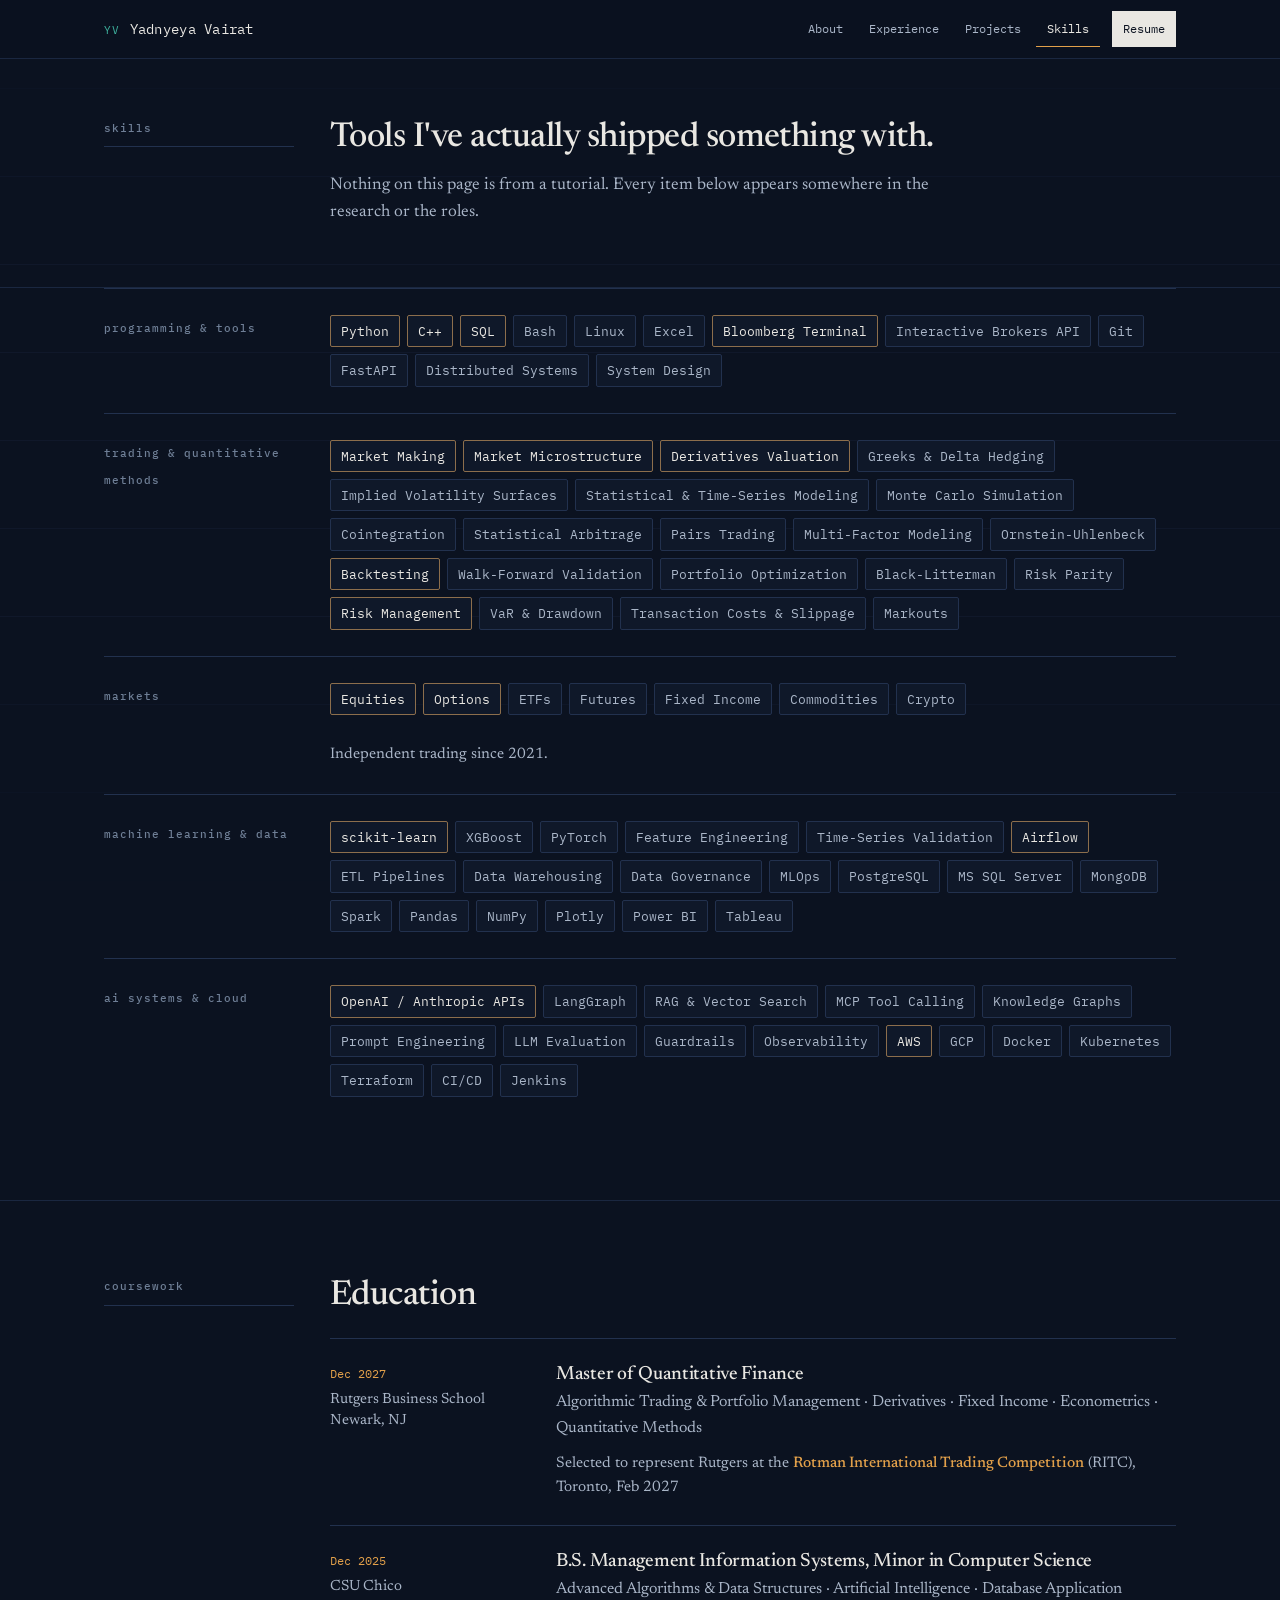
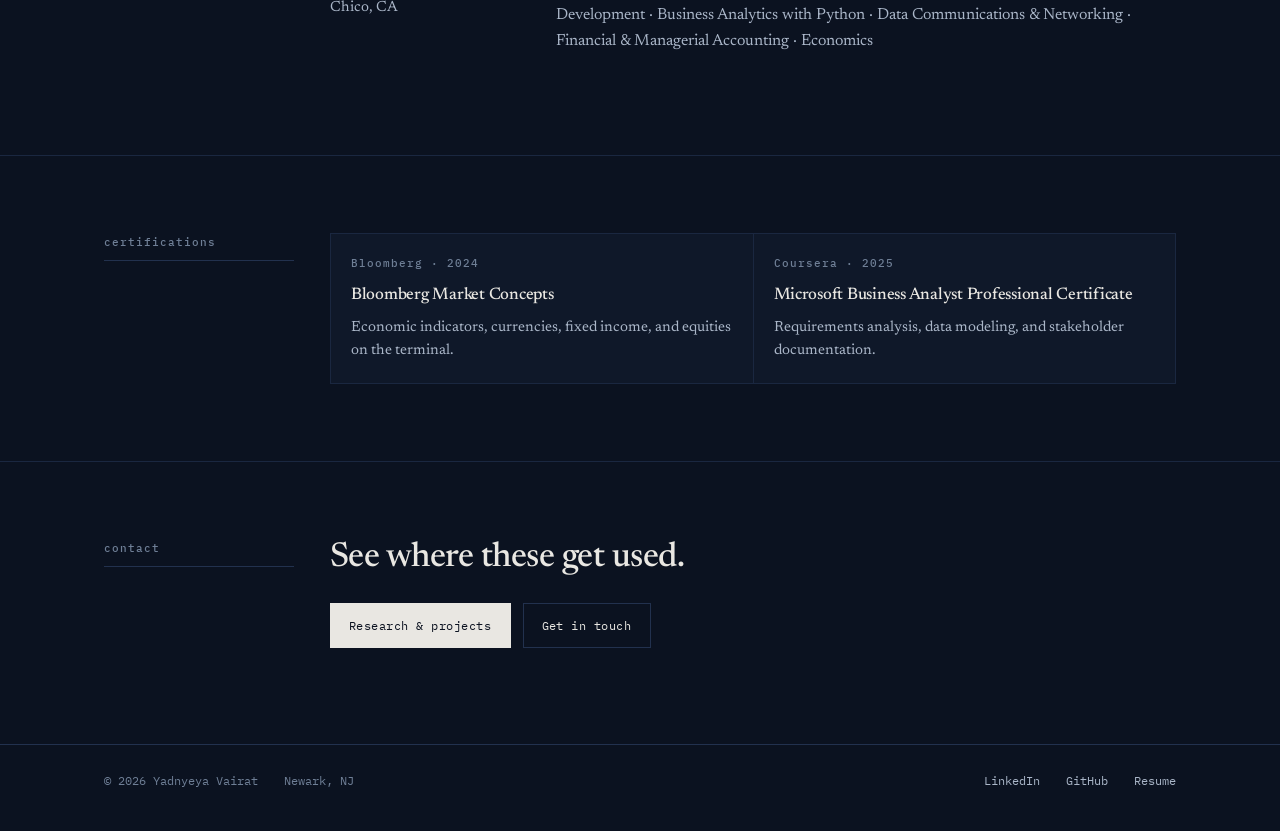
<file: skills.html>
<!DOCTYPE html>
<html lang="en">
<head>
<meta charset="UTF-8">
<meta name="viewport" content="width=device-width, initial-scale=1.0">
<meta name="description" content="Skills — Yadnyeya Vairat. Python, C++, market microstructure, derivatives valuation, portfolio optimization, machine learning, and cloud infrastructure.">
<meta name="author" content="Yadnyeya Vairat">
<title>Skills &amp; Coursework — Yadnyeya Vairat</title>
<link rel="preconnect" href="https://fonts.googleapis.com">
<link rel="preconnect" href="https://fonts.gstatic.com" crossorigin>
<link href="https://fonts.googleapis.com/css2?family=IBM+Plex+Mono:wght@400;500&family=Newsreader:opsz,wght@6..72,400;6..72,500;6..72,600&display=swap" rel="stylesheet">
<link rel="stylesheet" href="css/style.css">
</head>
<body>
<a class="skip" href="#main">Skip to main content</a>

<nav class="nav">
  <div class="wrap nav__in">
    <a class="nav__brand" href="index.html"><span class="nav__tick">YV</span> Yadnyeya Vairat</a>
    <button class="nav__burger" type="button" aria-expanded="false" aria-controls="navlinks">menu</button>
    <ul class="nav__links" id="navlinks">
      <li><a href="index.html">About</a></li>
      <li><a href="experience.html">Experience</a></li>
      <li><a href="projects.html">Projects</a></li>
      <li><a href="skills.html" aria-current="page">Skills</a></li>
      <li><a class="nav__cv" href="Resume.pdf" target="_blank" rel="noopener">Resume</a></li>
    </ul>
  </div>
</nav>

<main id="main">

  <section class="sec sec--tight" style="border-top:0">
    <div class="wrap">
      <div class="ledger">
        <div class="ledger__rail"><span class="label">skills</span></div>
        <div>
          <h2>Tools I've actually shipped something with.</h2>
          <p class="dim" style="margin-top:14px;max-width:62ch">Nothing on this page is from a tutorial. Every item below appears somewhere in the research or the roles.</p>
        </div>
      </div>
    </div>
  </section>

  <section class="sec" style="padding-top:0">
    <div class="wrap">

      <div class="skillrow reveal">
        <div><span class="label">programming &amp; tools</span></div>
        <ul class="chips">
          <li class="hot">Python</li><li class="hot">C++</li><li class="hot">SQL</li><li>Bash</li><li>Linux</li><li>Excel</li>
          <li class="hot">Bloomberg Terminal</li><li>Interactive Brokers API</li><li>Git</li><li>FastAPI</li><li>Distributed Systems</li><li>System Design</li>
        </ul>
      </div>

      <div class="skillrow reveal">
        <div><span class="label">trading &amp; quantitative methods</span></div>
        <ul class="chips">
          <li class="hot">Market Making</li><li class="hot">Market Microstructure</li><li class="hot">Derivatives Valuation</li><li>Greeks &amp; Delta Hedging</li>
          <li>Implied Volatility Surfaces</li><li>Statistical &amp; Time-Series Modeling</li><li>Monte Carlo Simulation</li>
          <li>Cointegration</li><li>Statistical Arbitrage</li><li>Pairs Trading</li><li>Multi-Factor Modeling</li><li>Ornstein-Uhlenbeck</li><li class="hot">Backtesting</li>
          <li>Walk-Forward Validation</li><li>Portfolio Optimization</li><li>Black-Litterman</li><li>Risk Parity</li>
          <li class="hot">Risk Management</li><li>VaR &amp; Drawdown</li><li>Transaction Costs &amp; Slippage</li><li>Markouts</li>
        </ul>
      </div>

      <div class="skillrow reveal">
        <div><span class="label">markets</span></div>
        <ul class="chips">
          <li class="hot">Equities</li><li class="hot">Options</li><li>ETFs</li><li>Futures</li><li>Fixed Income</li><li>Commodities</li><li>Crypto</li>
        </ul>
        <div style="grid-column:2;margin-top:-8px">
          <p class="edu__note">Independent trading since 2021.</p>
        </div>
      </div>

      <div class="skillrow reveal">
        <div><span class="label">machine learning &amp; data</span></div>
        <ul class="chips">
          <li class="hot">scikit-learn</li><li>XGBoost</li><li>PyTorch</li><li>Feature Engineering</li><li>Time-Series Validation</li>
          <li class="hot">Airflow</li><li>ETL Pipelines</li><li>Data Warehousing</li><li>Data Governance</li><li>MLOps</li><li>PostgreSQL</li><li>MS SQL Server</li>
          <li>MongoDB</li><li>Spark</li><li>Pandas</li><li>NumPy</li><li>Plotly</li><li>Power BI</li><li>Tableau</li>
        </ul>
      </div>

      <div class="skillrow reveal">
        <div><span class="label">ai systems &amp; cloud</span></div>
        <ul class="chips">
          <li class="hot">OpenAI / Anthropic APIs</li><li>LangGraph</li><li>RAG &amp; Vector Search</li><li>MCP Tool Calling</li>
          <li>Knowledge Graphs</li><li>Prompt Engineering</li><li>LLM Evaluation</li><li>Guardrails</li><li>Observability</li>
          <li class="hot">AWS</li><li>GCP</li><li>Docker</li><li>Kubernetes</li><li>Terraform</li><li>CI/CD</li><li>Jenkins</li>
        </ul>
      </div>

    </div>
  </section>

  <section class="sec" id="coursework">
    <div class="wrap">
      <div class="ledger">
        <div class="ledger__rail"><span class="label">coursework</span></div>
        <div>
          <h2>Education</h2>

          <div class="edu" style="margin-top:22px">
            <div><span class="role__when">Dec 2027</span><p class="role__where">Rutgers Business School<br>Newark, NJ</p></div>
            <div>
              <h3>Master of Quantitative Finance</h3>
              <p class="edu__deg">Algorithmic Trading &amp; Portfolio Management &middot; Derivatives &middot; Fixed Income &middot; Econometrics &middot; Quantitative Methods</p>
              <p class="edu__note">Selected to represent Rutgers at the <b>Rotman International Trading Competition</b> (RITC), Toronto, Feb 2027</p>
            </div>
          </div>

          <div class="edu">
            <div><span class="role__when">Dec 2025</span><p class="role__where">CSU Chico<br>Chico, CA</p></div>
            <div>
              <h3>B.S. Management Information Systems, Minor in Computer Science</h3>
              <p class="edu__deg">Advanced Algorithms &amp; Data Structures &middot; Artificial Intelligence &middot; Database Application Development &middot; Business Analytics with Python &middot; Data Communications &amp; Networking &middot; Financial &amp; Managerial Accounting &middot; Economics</p>
            </div>
          </div>
        </div>
      </div>
    </div>
  </section>

  <section class="sec" id="certifications">
    <div class="wrap">
      <div class="ledger reveal">
        <div class="ledger__rail"><span class="label">certifications</span></div>
        <div class="cards2">
          <div>
            <span class="label">Bloomberg &middot; 2024</span>
            <h4>Bloomberg Market Concepts</h4>
            <p>Economic indicators, currencies, fixed income, and equities on the terminal.</p>
          </div>
          <div>
            <span class="label">Coursera &middot; 2025</span>
            <h4>Microsoft Business Analyst Professional Certificate</h4>
            <p>Requirements analysis, data modeling, and stakeholder documentation.</p>
          </div>
        </div>
      </div>
    </div>
  </section>

  <section class="sec">
    <div class="wrap">
      <div class="ledger reveal">
        <div class="ledger__rail"><span class="label">contact</span></div>
        <div>
          <h2>See where these get used.</h2>
          <div class="btn-row">
            <a class="btn btn--solid" href="projects.html">Research &amp; projects</a>
            <a class="btn" href="index.html#contact">Get in touch</a>
          </div>
        </div>
      </div>
    </div>
  </section>

</main>

<footer class="foot">
  <div class="wrap foot__in">
    <span>&copy; 2026 Yadnyeya Vairat</span>
    <span>Newark, NJ</span>
    <span class="sp"><a href="https://www.linkedin.com/in/yadnyeya-vairat/" target="_blank" rel="noopener">LinkedIn</a></span>
    <span><a href="https://github.com/Yadnyeya" target="_blank" rel="noopener">GitHub</a></span>
    <span><a href="Resume.pdf" target="_blank" rel="noopener">Resume</a></span>
  </div>
</footer>

<script src="js/script.js"></script>
</body>
</html>
</file>
<file: css/style.css>
/* ============================================================
   Yadnyeya Vairat — quantitative trading portfolio
   Concept: a research note set on a trading system.
   Newsreader (prose) against IBM Plex Mono (labels + numerals).
   Two-sided semantic accent: bid = teal, ask = amber.
   ============================================================ */

:root{
  --ink:        #0b1220;
  --ink-1:      #0f1829;
  --ink-2:      #142036;
  --rule:       #22314e;
  --rule-soft:  #1a2740;
  --paper:      #e9e7e2;
  --paper-dim:  #aab6c8;
  --muted:      #6f7f96;
  --bid:        #3fb5a0;
  --ask:        #e2a04a;
  --link:       #7fd3c4;

  --gutter: 24px;
  --maxw: 1120px;
  --rail: 190px;

  --mono: "IBM Plex Mono", ui-monospace, SFMono-Regular, Menlo, monospace;
  --serif: "Newsreader", Georgia, "Times New Roman", serif;
}

*,*::before,*::after{ box-sizing:border-box; }

html{ -webkit-text-size-adjust:100%; scroll-behavior:smooth; }

body{
  margin:0;
  background:var(--ink);
  color:var(--paper);
  font-family:var(--serif);
  font-size:1.0625rem;
  line-height:1.62;
  font-optical-sizing:auto;
  -webkit-font-smoothing:antialiased;
}

/* faint grid, like ruled paper under the type */
body::before{
  content:"";
  position:fixed; inset:0; z-index:0; pointer-events:none;
  background-image:linear-gradient(var(--rule-soft) 1px, transparent 1px);
  background-size:100% 88px;
  opacity:.35;
  mask-image:linear-gradient(to bottom, transparent, #000 220px, #000 70%, transparent);
}

img{ max-width:100%; height:auto; display:block; }
a{ color:var(--link); text-decoration:none; text-underline-offset:3px; }
a:hover{ text-decoration:underline; }

:focus-visible{ outline:2px solid var(--ask); outline-offset:3px; }

.wrap{ width:100%; max-width:var(--maxw); margin:0 auto; padding:0 var(--gutter); position:relative; z-index:1; }

.skip{ position:absolute; left:-9999px; }
.skip:focus{ left:8px; top:8px; z-index:99; background:var(--ask); color:var(--ink); padding:8px 14px; font-family:var(--mono); }

/* ---------- type ---------- */
h1,h2,h3,h4{ font-family:var(--serif); font-weight:500; margin:0; letter-spacing:-.015em; }
h2{ font-size:clamp(1.55rem,3vw,2.15rem); line-height:1.12; }
h3{ font-size:1.22rem; line-height:1.25; }
p{ margin:0 0 1.05em; max-width:68ch; }
p:last-child{ margin-bottom:0; }

.lede{ font-size:1.22rem; color:var(--paper); }
.dim{ color:var(--paper-dim); }

.label{
  font-family:var(--mono); font-size:.7rem; letter-spacing:.09em;
  color:var(--muted); font-weight:500;
}
.num{ font-family:var(--mono); font-variant-numeric:tabular-nums; font-weight:500; }

/* ---------- nav ---------- */
.nav{
  position:sticky; top:0; z-index:40;
  background:color-mix(in srgb, var(--ink) 86%, transparent);
  backdrop-filter:blur(10px);
  border-bottom:1px solid var(--rule-soft);
}
.nav__in{ display:flex; align-items:center; gap:20px; height:58px; }
.nav__brand{
  font-family:var(--mono); font-size:.86rem; letter-spacing:.02em;
  color:var(--paper); display:flex; align-items:baseline; gap:9px; white-space:nowrap;
}
.nav__brand:hover{ text-decoration:none; }
.nav__tick{ color:var(--bid); font-size:.68rem; letter-spacing:.12em; }
.nav__links{
  display:flex; align-items:center; gap:4px; margin-left:auto; list-style:none; padding:0;
}
.nav__links a{
  font-family:var(--mono); font-size:.78rem; color:var(--paper-dim);
  padding:7px 11px; display:block; border-bottom:1px solid transparent;
}
.nav__links a:hover{ color:var(--paper); text-decoration:none; border-bottom-color:var(--rule); }
.nav__links a[aria-current="page"]{ color:var(--paper); border-bottom-color:var(--ask); }
.nav__cv{ color:var(--ink) !important; background:var(--paper); margin-left:8px; }
.nav__cv:hover{ background:var(--ask); border-bottom-color:transparent !important; }
.nav__burger{
  display:none; margin-left:auto; background:none; border:1px solid var(--rule);
  color:var(--paper); font-family:var(--mono); font-size:.76rem; padding:6px 10px; cursor:pointer;
}

/* ---------- section scaffold: ruled ledger ---------- */
.sec{ padding:clamp(46px,6vw,78px) 0; border-top:1px solid var(--rule-soft); }
.sec--tight{ padding:clamp(38px,5vw,60px) 0; }
.ledger{ display:grid; grid-template-columns:var(--rail) 1fr; gap:36px; align-items:start; }
.ledger__rail{ position:sticky; top:86px; }
.ledger__rail .label{ display:block; padding-bottom:9px; border-bottom:1px solid var(--rule); }

/* ---------- hero ---------- */
.hero{ padding:clamp(34px,5vw,60px) 0 clamp(44px,6vw,76px); }
.ladder{ border-top:1px solid var(--rule); }

/* the name block, with the portrait held on the right */
.mid{
  padding:clamp(26px,4vw,44px) 0 clamp(26px,4vw,40px);
  border-bottom:1px solid var(--bid);
  display:grid; grid-template-columns:1fr minmax(0,256px);
  gap:clamp(22px,4vw,48px); align-items:start;
}
.mid__shot{ margin:0; border:1px solid var(--rule); }
.mid__shot img{ width:100%; filter:grayscale(.34) contrast(1.03); }
.mid__tag{ display:block; margin-bottom:14px; }
.mid h1{
  font-size:clamp(2.7rem,8.2vw,5.4rem); line-height:.93; letter-spacing:-.03em;
  font-weight:500; margin:0 0 16px;
}
.mid__sub{ font-size:clamp(1.05rem,2vw,1.3rem); color:var(--paper-dim); max-width:56ch; margin:0; }
.mid__meta{
  display:flex; flex-wrap:wrap; gap:8px 22px; margin-top:22px;
  font-family:var(--mono); font-size:.76rem; color:var(--muted);
}
.mid__meta b{ color:var(--paper-dim); font-weight:500; }

/* ---------- buttons ---------- */
.btn{
  display:inline-block; font-family:var(--mono); font-size:.78rem; letter-spacing:.04em;
  padding:11px 18px; border:1px solid var(--rule); color:var(--paper); background:transparent;
  cursor:pointer;
}
.btn:hover{ border-color:var(--ask); color:var(--ask); text-decoration:none; }
.btn--solid{ background:var(--paper); color:var(--ink); border-color:var(--paper); }
.btn--solid:hover{ background:var(--ask); border-color:var(--ask); color:var(--ink); }
.btn-row{ display:flex; flex-wrap:wrap; gap:12px; margin-top:26px; }

/* ---------- the stack (genuine sequence → numbered) ---------- */
.stack{ display:grid; grid-template-columns:repeat(5,1fr); gap:1px; background:var(--rule-soft); border:1px solid var(--rule-soft); }
.stack__step{ background:var(--ink); padding:20px 18px; }
.stack__n{ font-family:var(--mono); font-size:.7rem; color:var(--ask); letter-spacing:.1em; }
.stack__step h3{ font-size:1.02rem; margin:9px 0 7px; }
.stack__step p{ font-size:.88rem; color:var(--paper-dim); line-height:1.5; margin:0; }

/* ---------- experience ledger ---------- */
.role{ border-top:1px solid var(--rule); padding:30px 0 34px; display:grid; grid-template-columns:var(--rail) 1fr; gap:36px; }
.role:first-of-type{ border-top:0; }
.role__when{ font-family:var(--mono); font-size:.78rem; color:var(--ask); display:block; }
.role__where{ font-size:.92rem; color:var(--paper-dim); margin-top:7px; line-height:1.4; }
.role h3{ font-size:1.42rem; }
.role__org{ font-size:1.02rem; color:var(--paper-dim); margin:4px 0 16px; }
.bul{ list-style:none; margin:0; padding:0; }
.bul li{
  position:relative; padding-left:20px; margin-bottom:11px; max-width:74ch;
  color:var(--paper-dim); font-size:1rem;
}
.bul li::before{
  content:""; position:absolute; left:0; top:.68em; width:9px; height:1px; background:var(--ask);
}
.bul li:last-child{ margin-bottom:0; }
.bul strong, .role strong, .proj strong{ color:var(--paper); font-weight:600; }

/* ---------- projects ---------- */
.proj{ border-top:1px solid var(--rule); padding:38px 0 42px; }
.proj__top{ display:grid; grid-template-columns:var(--rail) 1fr; gap:36px; align-items:start; }
.proj__kind{ font-family:var(--mono); font-size:.72rem; letter-spacing:.08em; color:var(--bid); display:block; }
.proj h3{ font-size:clamp(1.4rem,2.6vw,1.85rem); margin-bottom:12px; }
.proj__spec{
  display:grid; grid-template-columns:repeat(auto-fit,minmax(150px,1fr));
  gap:1px; background:var(--rule-soft); border:1px solid var(--rule-soft); margin:22px 0 4px;
}
.spec{ background:var(--ink-1); padding:13px 15px; }
.spec .label{ display:block; margin-bottom:5px; }
.spec span{ font-family:var(--mono); font-size:.82rem; color:var(--paper-dim); line-height:1.4; display:block; }
.spec b{ color:var(--paper); font-weight:500; }

.tags{ display:flex; flex-wrap:wrap; gap:6px; margin:16px 0 0; padding:0; list-style:none; }
.tags li{
  font-family:var(--mono); font-size:.72rem; color:var(--paper-dim);
  border:1px solid var(--rule); padding:4px 9px; border-radius:2px;
}

/* gallery */
.shots{ display:grid; grid-template-columns:repeat(auto-fill,minmax(210px,1fr)); gap:10px; margin-top:24px; }
.shot{ border:1px solid var(--rule-soft); background:var(--ink-1); cursor:zoom-in; padding:0; overflow:hidden; }
.shot img{ width:100%; aspect-ratio:16/10; object-fit:cover; object-position:top left; transition:transform .3s; }
.shot:hover img{ transform:scale(1.02); }
.shot figcaption{ font-family:var(--mono); font-size:.68rem; color:var(--paper-dim); padding:7px 9px; text-align:left; border-top:1px solid var(--rule-soft); }

/* compact earlier-work rows */
.mini{ border-top:1px solid var(--rule-soft); padding:20px 0; display:grid; grid-template-columns:var(--rail) 1fr; gap:36px; }
.mini h4{ font-size:1.08rem; margin-bottom:6px; }
.mini p{ font-size:.97rem; color:var(--paper-dim); margin:0; max-width:70ch; }

/* ---------- skills ---------- */
.skillrow{ border-top:1px solid var(--rule); padding:26px 0; display:grid; grid-template-columns:var(--rail) 1fr; gap:36px; align-items:start; }
.chips{ display:flex; flex-wrap:wrap; gap:7px; list-style:none; margin:0; padding:0; }
.chips li{
  font-family:var(--mono); font-size:.79rem; color:var(--paper-dim);
  border:1px solid var(--rule); padding:5px 10px; border-radius:2px; background:var(--ink-1);
}
.chips li.hot{ border-color:color-mix(in srgb, var(--ask) 55%, var(--rule)); color:var(--paper); }

.cards2{ display:grid; grid-template-columns:repeat(auto-fit,minmax(260px,1fr)); gap:1px; background:var(--rule-soft); border:1px solid var(--rule-soft); }
.cards2 > div{ background:var(--ink-1); padding:20px; }
.cards2 h4{ font-size:1.05rem; margin-bottom:6px; }
.cards2 .label{ display:block; margin-bottom:10px; }
.cards2 p{ font-size:.92rem; color:var(--paper-dim); margin:0; }

/* ---------- education ---------- */
.edu{ border-top:1px solid var(--rule); padding:24px 0; display:grid; grid-template-columns:var(--rail) 1fr; gap:36px; }
.edu h3{ font-size:1.2rem; }
.edu__deg{ color:var(--paper-dim); margin:3px 0 10px; font-size:1rem; }
.edu__note{ font-size:.95rem; color:var(--paper-dim); margin:0; }
.edu__note b{ color:var(--ask); font-weight:500; }

/* ---------- contact ---------- */
.contact{ display:grid; grid-template-columns:repeat(auto-fit,minmax(245px,1fr)); gap:1px; background:var(--rule-soft); border:1px solid var(--rule-soft); }
.contact a, .contact div{ background:var(--ink-1); padding:20px; display:block; }
.contact a:hover{ background:var(--ink-2); text-decoration:none; }
.contact .label{ display:block; margin-bottom:7px; }
.contact strong{ font-family:var(--mono); font-size:.82rem; font-weight:500; color:var(--paper); overflow-wrap:anywhere; line-height:1.4; }

/* ---------- footer ---------- */
.foot{ border-top:1px solid var(--rule); padding:26px 0 40px; margin-top:20px; }
.foot__in{ display:flex; flex-wrap:wrap; gap:14px 26px; align-items:baseline; font-family:var(--mono); font-size:.74rem; color:var(--muted); }
.foot__in a{ color:var(--paper-dim); }
.foot__in .sp{ margin-left:auto; }

/* ---------- lightbox ---------- */
.lb{ position:fixed; inset:0; z-index:90; background:rgba(4,8,15,.94); display:none; }
.lb[open]{ display:grid; grid-template-rows:auto 1fr auto; }
.lb__bar{ display:flex; align-items:center; gap:14px; padding:14px var(--gutter); font-family:var(--mono); font-size:.76rem; color:var(--paper-dim); border-bottom:1px solid var(--rule-soft); }
.lb__bar button{ background:none; border:1px solid var(--rule); color:var(--paper); font-family:var(--mono); font-size:.76rem; padding:6px 11px; cursor:pointer; }
.lb__bar button:hover{ border-color:var(--ask); color:var(--ask); }
.lb__x{ margin-left:auto; }
.lb__stage{ display:grid; place-items:center; padding:18px var(--gutter); overflow:auto; }
.lb__stage img{ max-height:78vh; width:auto; border:1px solid var(--rule); }
.lb__cap{ padding:12px var(--gutter) 22px; font-family:var(--mono); font-size:.74rem; color:var(--muted); text-align:center; }

/* ---------- motion ---------- */
.reveal{ opacity:0; transform:translateY(10px); }
.reveal.in{ opacity:1; transform:none; transition:opacity .5s ease, transform .5s ease; }

@media (prefers-reduced-motion:reduce){
  html{ scroll-behavior:auto; }
  .reveal{ opacity:1; transform:none; }
  *{ transition-duration:.01ms !important; }
}

/* ---------- responsive ---------- */
@media (max-width:900px){
  .stack{ grid-template-columns:repeat(2,1fr); }
}
@media (max-width:820px){
  :root{ --gutter:16px; }
  .ledger,.role,.proj__top,.mini,.skillrow,.edu{ grid-template-columns:1fr; gap:14px; }
  .ledger__rail{ position:static; }
  .ledger__rail .label{ border-bottom:0; padding-bottom:0; }
  .nav__burger{ display:block; }
  .nav__links{
    display:none; position:absolute; left:0; right:0; top:58px;
    flex-direction:column; align-items:stretch; gap:0;
    background:var(--ink-1); border-bottom:1px solid var(--rule); padding:6px 0;
  }
  .nav__links.open{ display:flex; }
  .nav__links a{ padding:12px var(--gutter); }
  .nav__cv{ margin:8px var(--gutter); text-align:center; }
  .mid{ grid-template-columns:1fr; gap:26px; }
  .mid__shot{ max-width:190px; }
}
@media (max-width:560px){
  .stack{ grid-template-columns:1fr; }
  body{ font-size:1rem; }
}
</file>
